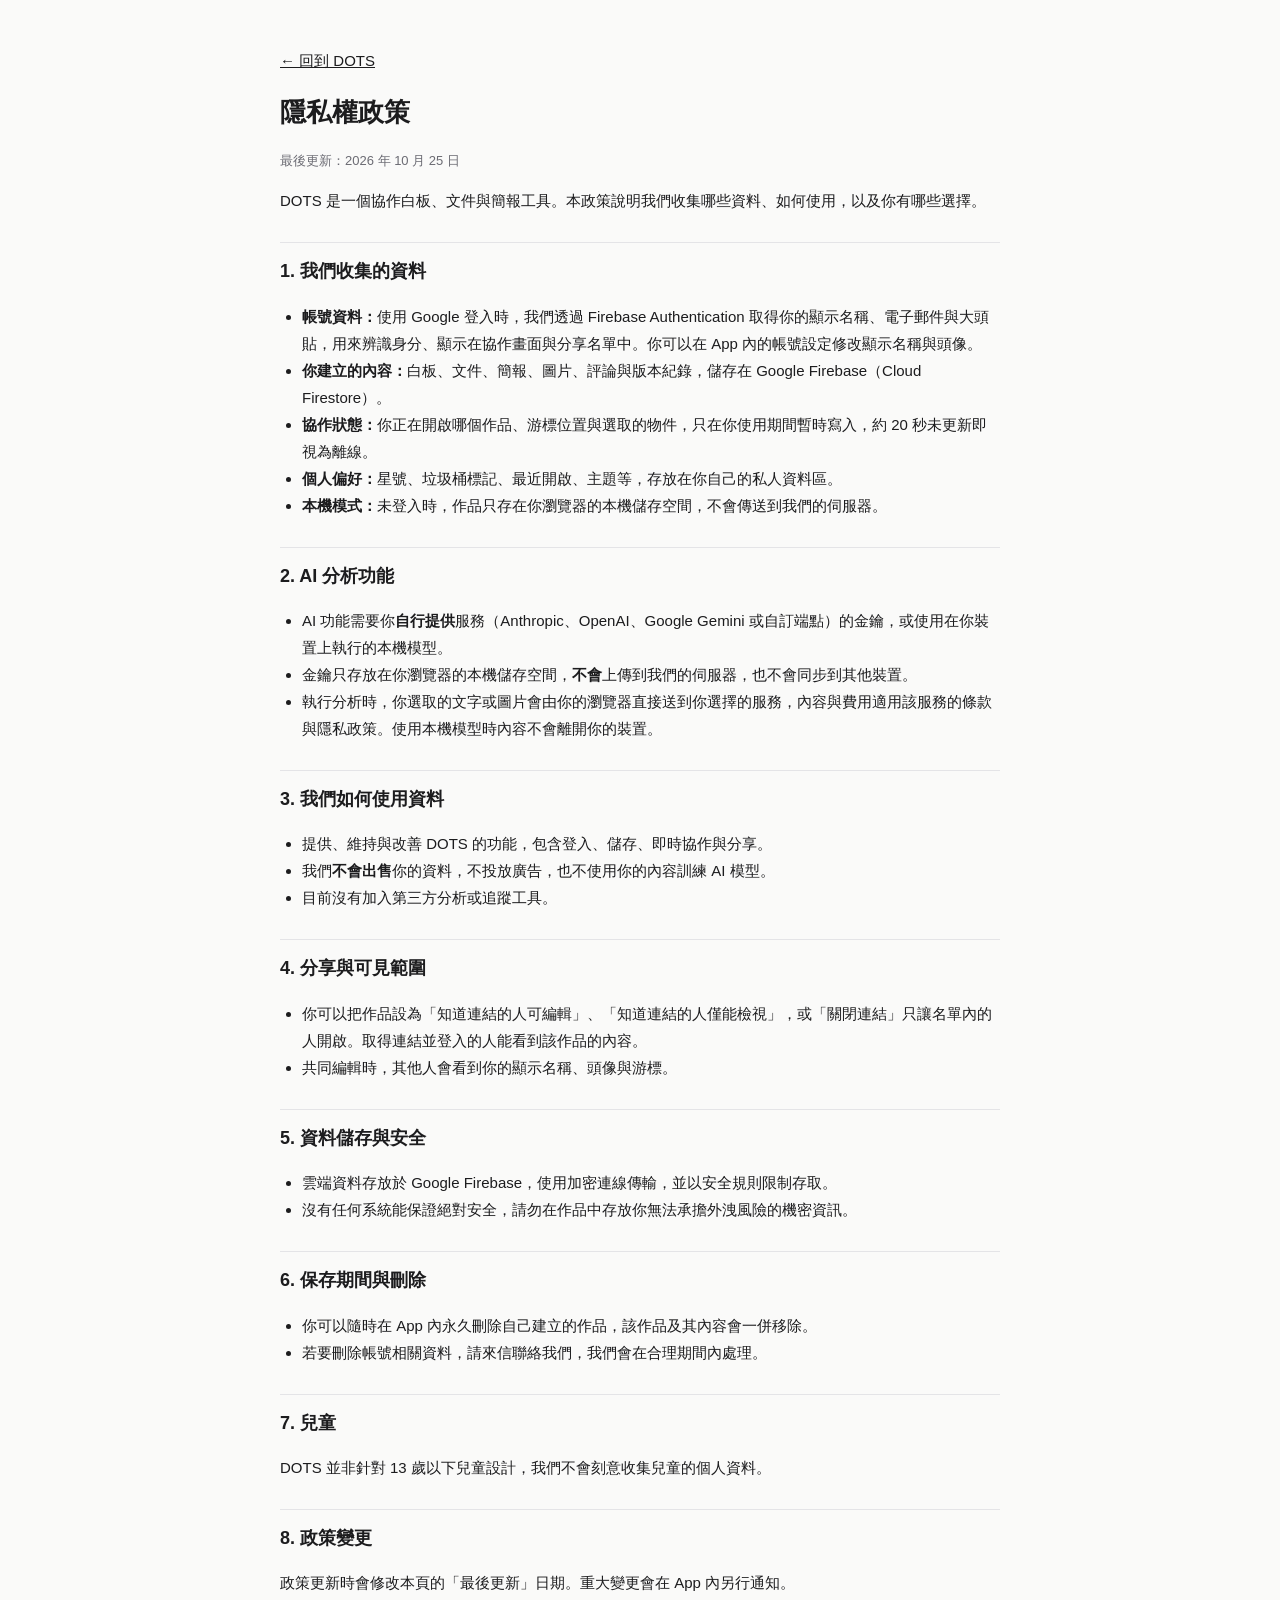
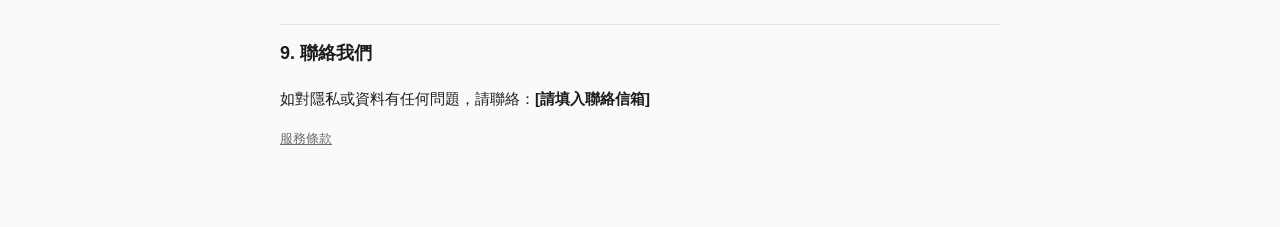
<file: src/pwa/privacy.html>
<!doctype html><html lang="zh-Hant"><head><meta charset="utf-8"><meta name="viewport" content="width=device-width,initial-scale=1"><title>隱私權政策 · DOTS</title>
<style>:root{color-scheme:dark light;--bg:#0e0e10;--tx:#ececee;--mu:#9a9aa3;--bd:#2a2a30}@media(prefers-color-scheme:light){:root{--bg:#fafaf9;--tx:#1c1c1e;--mu:#6b6b73;--bd:#e4e4e7}}
body{margin:0;background:var(--bg);color:var(--tx);font:15px/1.8 -apple-system,"PingFang TC","Noto Sans TC","Microsoft JhengHei",sans-serif}
main{max-width:720px;margin:0 auto;padding:32px 20px 64px}h1{font-size:26px;margin:0 0 4px}h2{font-size:18px;margin:28px 0 6px;padding-top:12px;border-top:1px solid var(--bd)}
.mu{color:var(--mu);font-size:13px}a{color:inherit}ul{padding-left:22px}code{background:var(--bd);padding:1px 6px;border-radius:5px;font-size:13px}</style></head><body><main>
<p><a href="./">← 回到 DOTS</a></p>
<h1>隱私權政策</h1>
<p class="mu">最後更新：2026 年 10 月 25 日</p>
<p>DOTS 是一個協作白板、文件與簡報工具。本政策說明我們收集哪些資料、如何使用，以及你有哪些選擇。</p>

<h2>1. 我們收集的資料</h2>
<ul>
<li><b>帳號資料：</b>使用 Google 登入時，我們透過 Firebase Authentication 取得你的顯示名稱、電子郵件與大頭貼，用來辨識身分、顯示在協作畫面與分享名單中。你可以在 App 內的帳號設定修改顯示名稱與頭像。</li>
<li><b>你建立的內容：</b>白板、文件、簡報、圖片、評論與版本紀錄，儲存在 Google Firebase（Cloud Firestore）。</li>
<li><b>協作狀態：</b>你正在開啟哪個作品、游標位置與選取的物件，只在你使用期間暫時寫入，約 20 秒未更新即視為離線。</li>
<li><b>個人偏好：</b>星號、垃圾桶標記、最近開啟、主題等，存放在你自己的私人資料區。</li>
<li><b>本機模式：</b>未登入時，作品只存在你瀏覽器的本機儲存空間，不會傳送到我們的伺服器。</li>
</ul>

<h2>2. AI 分析功能</h2>
<ul>
<li>AI 功能需要你<b>自行提供</b>服務（Anthropic、OpenAI、Google Gemini 或自訂端點）的金鑰，或使用在你裝置上執行的本機模型。</li>
<li>金鑰只存放在你瀏覽器的本機儲存空間，<b>不會</b>上傳到我們的伺服器，也不會同步到其他裝置。</li>
<li>執行分析時，你選取的文字或圖片會由你的瀏覽器直接送到你選擇的服務，內容與費用適用該服務的條款與隱私政策。使用本機模型時內容不會離開你的裝置。</li>
</ul>

<h2>3. 我們如何使用資料</h2>
<ul>
<li>提供、維持與改善 DOTS 的功能，包含登入、儲存、即時協作與分享。</li>
<li>我們<b>不會出售</b>你的資料，不投放廣告，也不使用你的內容訓練 AI 模型。</li>
<li>目前沒有加入第三方分析或追蹤工具。</li>
</ul>

<h2>4. 分享與可見範圍</h2>
<ul>
<li>你可以把作品設為「知道連結的人可編輯」、「知道連結的人僅能檢視」，或「關閉連結」只讓名單內的人開啟。取得連結並登入的人能看到該作品的內容。</li>
<li>共同編輯時，其他人會看到你的顯示名稱、頭像與游標。</li>
</ul>

<h2>5. 資料儲存與安全</h2>
<ul>
<li>雲端資料存放於 Google Firebase，使用加密連線傳輸，並以安全規則限制存取。</li>
<li>沒有任何系統能保證絕對安全，請勿在作品中存放你無法承擔外洩風險的機密資訊。</li>
</ul>

<h2>6. 保存期間與刪除</h2>
<ul>
<li>你可以隨時在 App 內永久刪除自己建立的作品，該作品及其內容會一併移除。</li>
<li>若要刪除帳號相關資料，請來信聯絡我們，我們會在合理期間內處理。</li>
</ul>

<h2>7. 兒童</h2>
<p>DOTS 並非針對 13 歲以下兒童設計，我們不會刻意收集兒童的個人資料。</p>

<h2>8. 政策變更</h2>
<p>政策更新時會修改本頁的「最後更新」日期。重大變更會在 App 內另行通知。</p>

<h2>9. 聯絡我們</h2>
<p>如對隱私或資料有任何問題，請聯絡：<b>[請填入聯絡信箱]</b></p>
<p class="mu"><a href="terms.html">服務條款</a></p>
</main></body></html>
</file>
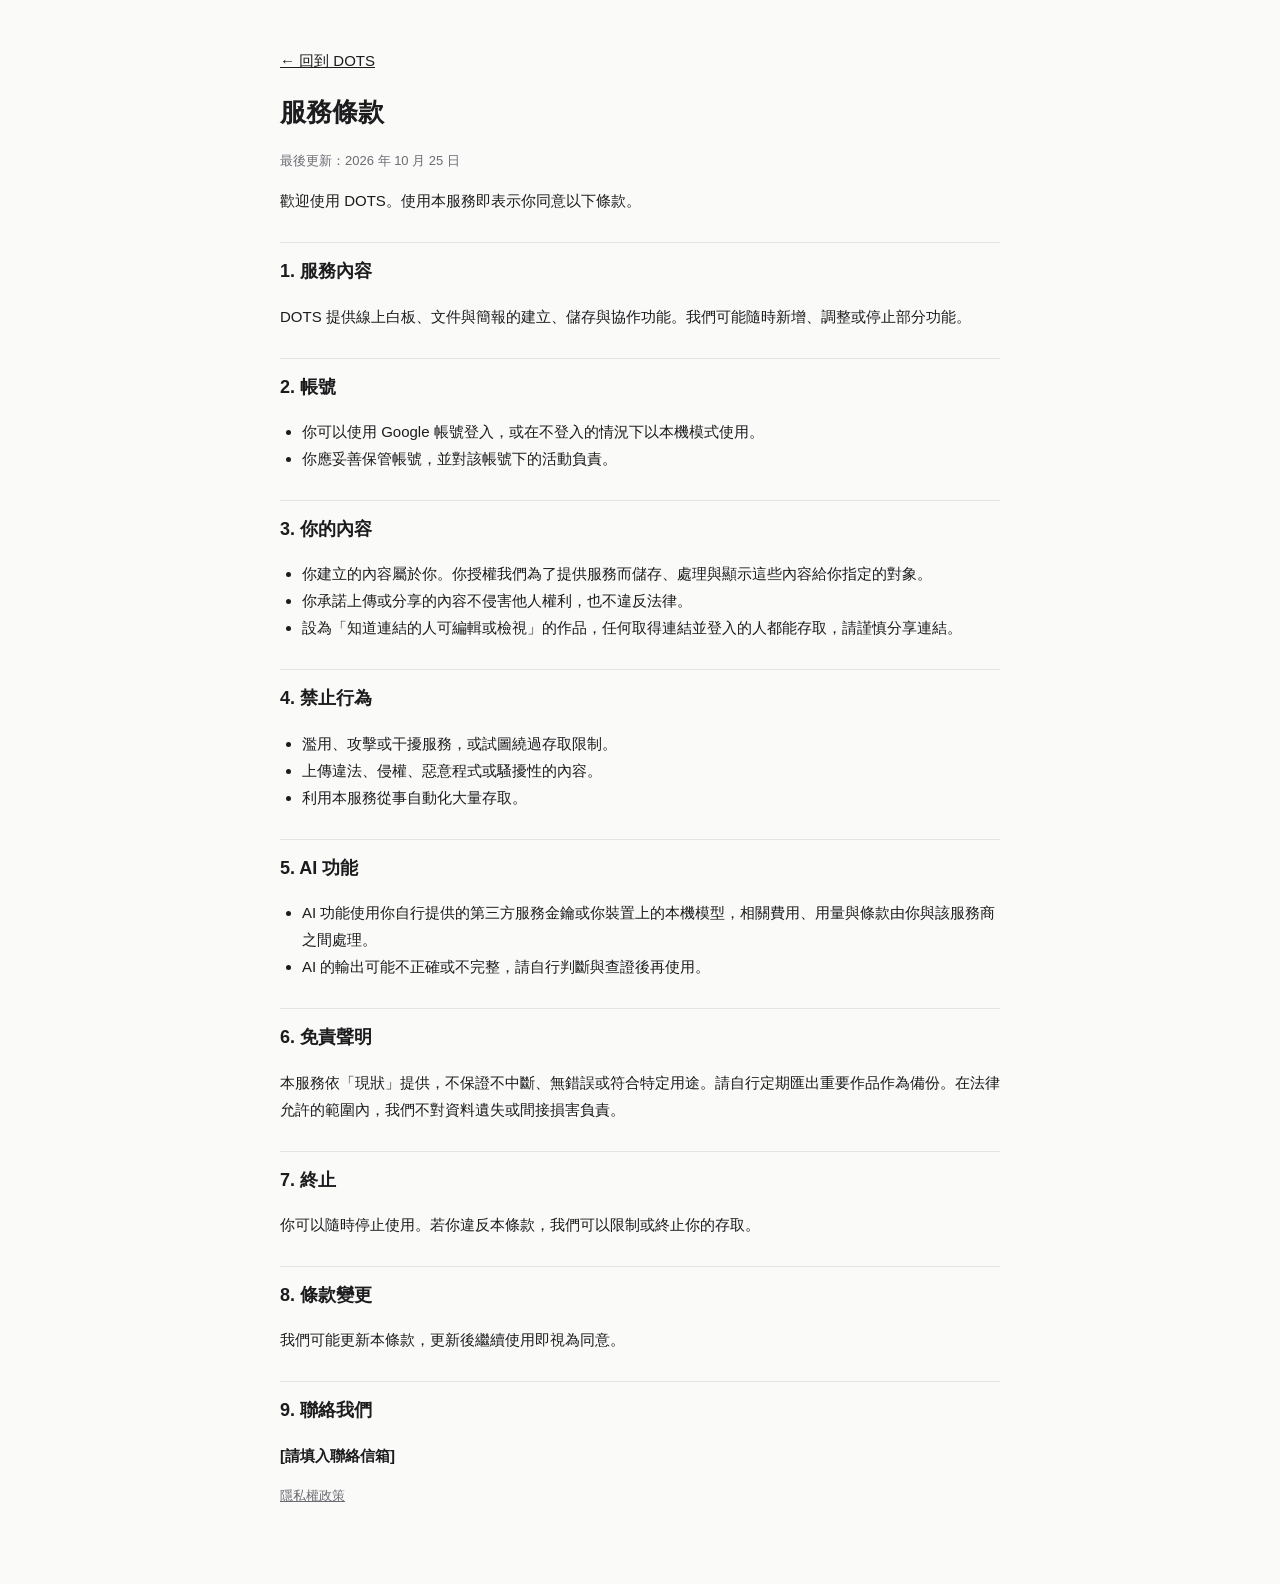
<file: src/pwa/terms.html>
<!doctype html><html lang="zh-Hant"><head><meta charset="utf-8"><meta name="viewport" content="width=device-width,initial-scale=1"><title>服務條款 · DOTS</title>
<style>:root{color-scheme:dark light;--bg:#0e0e10;--tx:#ececee;--mu:#9a9aa3;--bd:#2a2a30}@media(prefers-color-scheme:light){:root{--bg:#fafaf9;--tx:#1c1c1e;--mu:#6b6b73;--bd:#e4e4e7}}
body{margin:0;background:var(--bg);color:var(--tx);font:15px/1.8 -apple-system,"PingFang TC","Noto Sans TC","Microsoft JhengHei",sans-serif}
main{max-width:720px;margin:0 auto;padding:32px 20px 64px}h1{font-size:26px;margin:0 0 4px}h2{font-size:18px;margin:28px 0 6px;padding-top:12px;border-top:1px solid var(--bd)}
.mu{color:var(--mu);font-size:13px}a{color:inherit}ul{padding-left:22px}code{background:var(--bd);padding:1px 6px;border-radius:5px;font-size:13px}</style></head><body><main>
<p><a href="./">← 回到 DOTS</a></p>
<h1>服務條款</h1>
<p class="mu">最後更新：2026 年 10 月 25 日</p>
<p>歡迎使用 DOTS。使用本服務即表示你同意以下條款。</p>

<h2>1. 服務內容</h2>
<p>DOTS 提供線上白板、文件與簡報的建立、儲存與協作功能。我們可能隨時新增、調整或停止部分功能。</p>

<h2>2. 帳號</h2>
<ul><li>你可以使用 Google 帳號登入，或在不登入的情況下以本機模式使用。</li><li>你應妥善保管帳號，並對該帳號下的活動負責。</li></ul>

<h2>3. 你的內容</h2>
<ul>
<li>你建立的內容屬於你。你授權我們為了提供服務而儲存、處理與顯示這些內容給你指定的對象。</li>
<li>你承諾上傳或分享的內容不侵害他人權利，也不違反法律。</li>
<li>設為「知道連結的人可編輯或檢視」的作品，任何取得連結並登入的人都能存取，請謹慎分享連結。</li>
</ul>

<h2>4. 禁止行為</h2>
<ul><li>濫用、攻擊或干擾服務，或試圖繞過存取限制。</li><li>上傳違法、侵權、惡意程式或騷擾性的內容。</li><li>利用本服務從事自動化大量存取。</li></ul>

<h2>5. AI 功能</h2>
<ul>
<li>AI 功能使用你自行提供的第三方服務金鑰或你裝置上的本機模型，相關費用、用量與條款由你與該服務商之間處理。</li>
<li>AI 的輸出可能不正確或不完整，請自行判斷與查證後再使用。</li>
</ul>

<h2>6. 免責聲明</h2>
<p>本服務依「現狀」提供，不保證不中斷、無錯誤或符合特定用途。請自行定期匯出重要作品作為備份。在法律允許的範圍內，我們不對資料遺失或間接損害負責。</p>

<h2>7. 終止</h2>
<p>你可以隨時停止使用。若你違反本條款，我們可以限制或終止你的存取。</p>

<h2>8. 條款變更</h2>
<p>我們可能更新本條款，更新後繼續使用即視為同意。</p>

<h2>9. 聯絡我們</h2>
<p><b>[請填入聯絡信箱]</b></p>
<p class="mu"><a href="privacy.html">隱私權政策</a></p>
</main></body></html>
</file>
